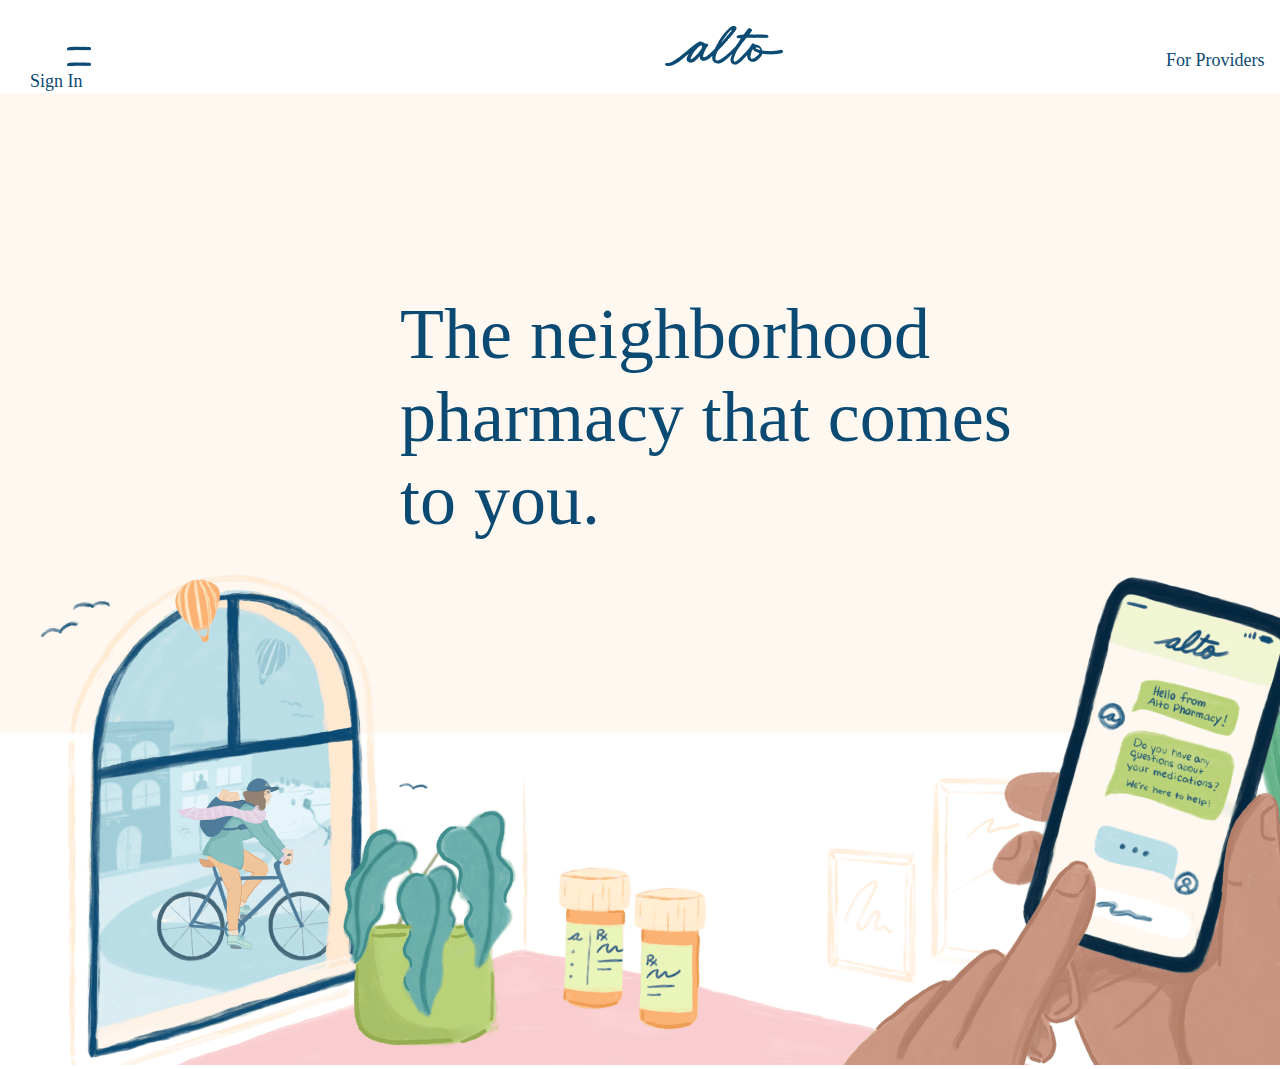
<file: index.html>
<!DOCTYPE html>
<html lang="en">
<head>
    <meta charset="UTF-8">
    <meta name="viewport" content="width=device-width, initial-scale=1.0">
    <title>Document</title>
    <link rel="stylesheet" href="./style.css">
</head>
<body>
    <div class="card">
        <img src="./Frame (2).png" alt="" class="img">
        <img src="./Symbols.png" alt="" class="imgg">
        <a href="./loyiha.html"><p class="p">For Providers</p></a>
        <p class="pp">Sign In</p>
    </div>
    <div class="card1">
        <h1>The neighborhood <br> pharmacy that comes <br>to you.</h1>
        <img src="./Rectangle.png" alt="" class="div">
    </div>
</body>
</html>
</file>
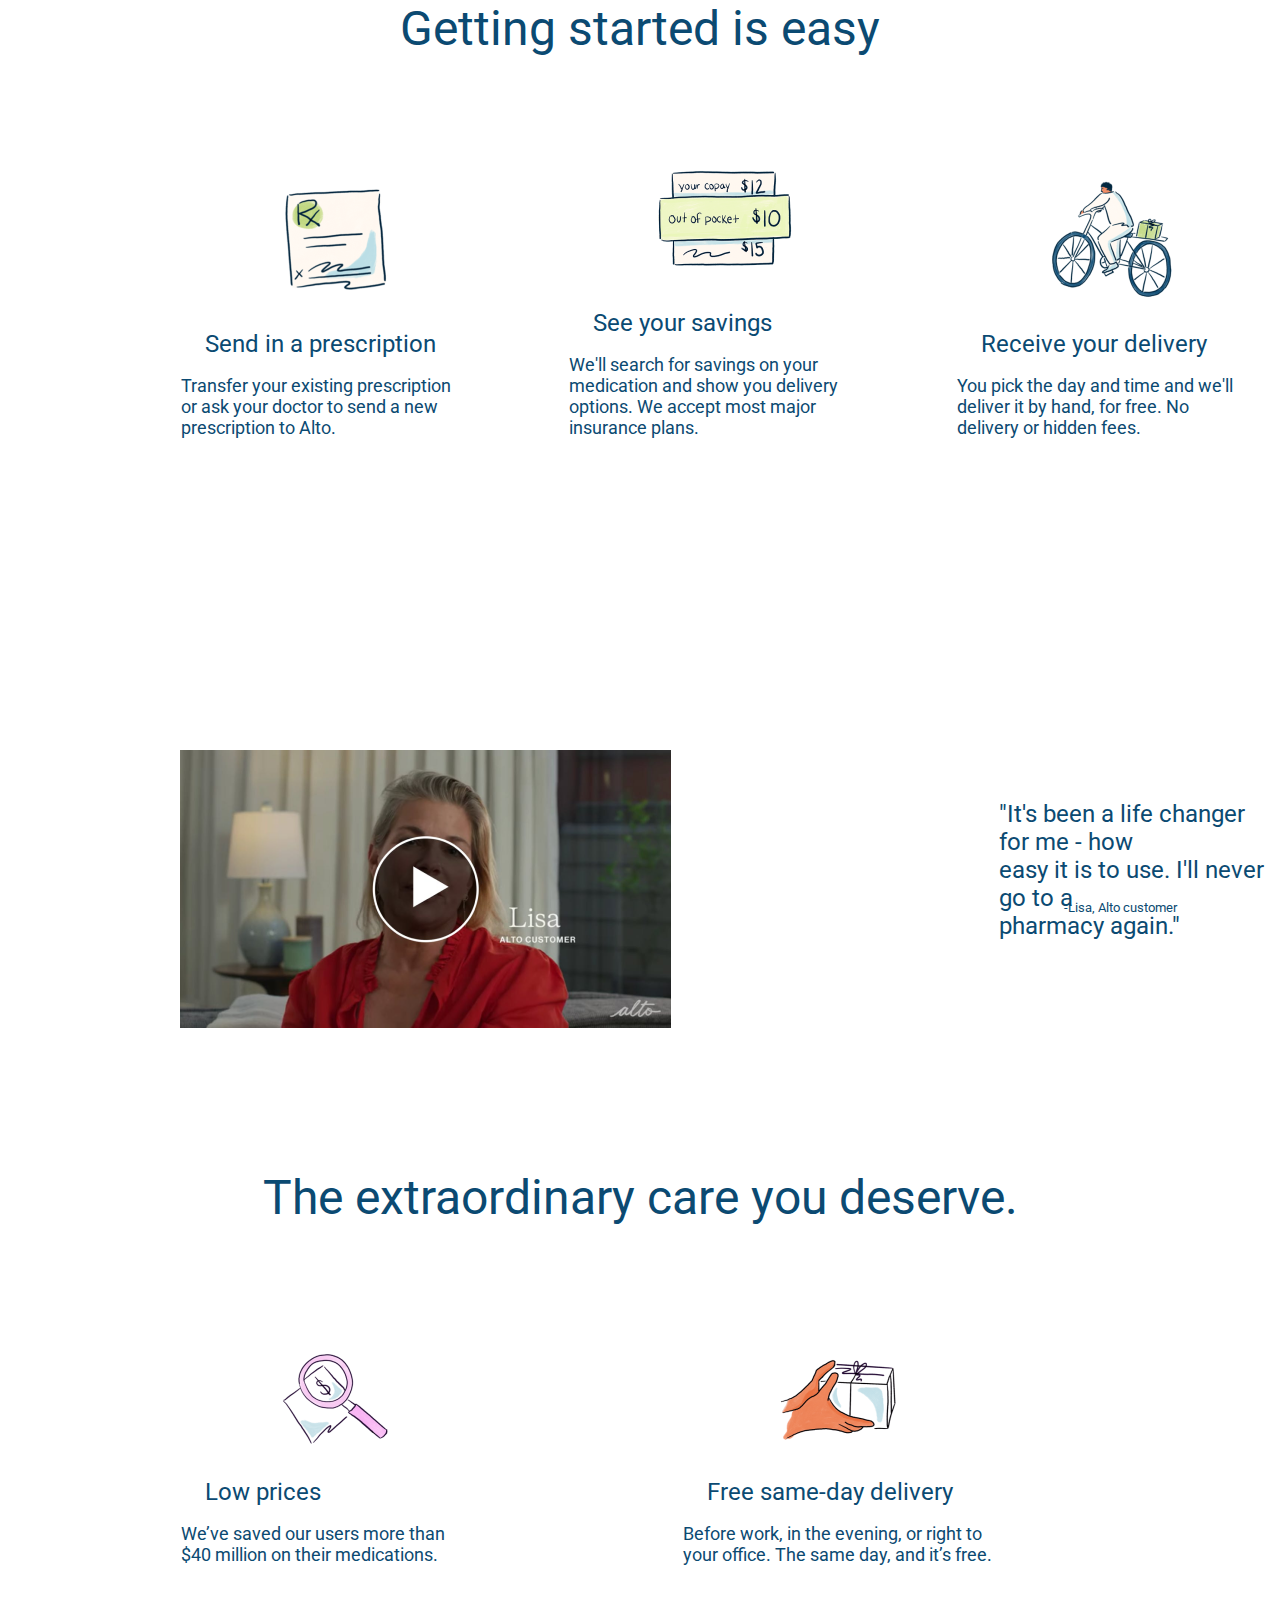
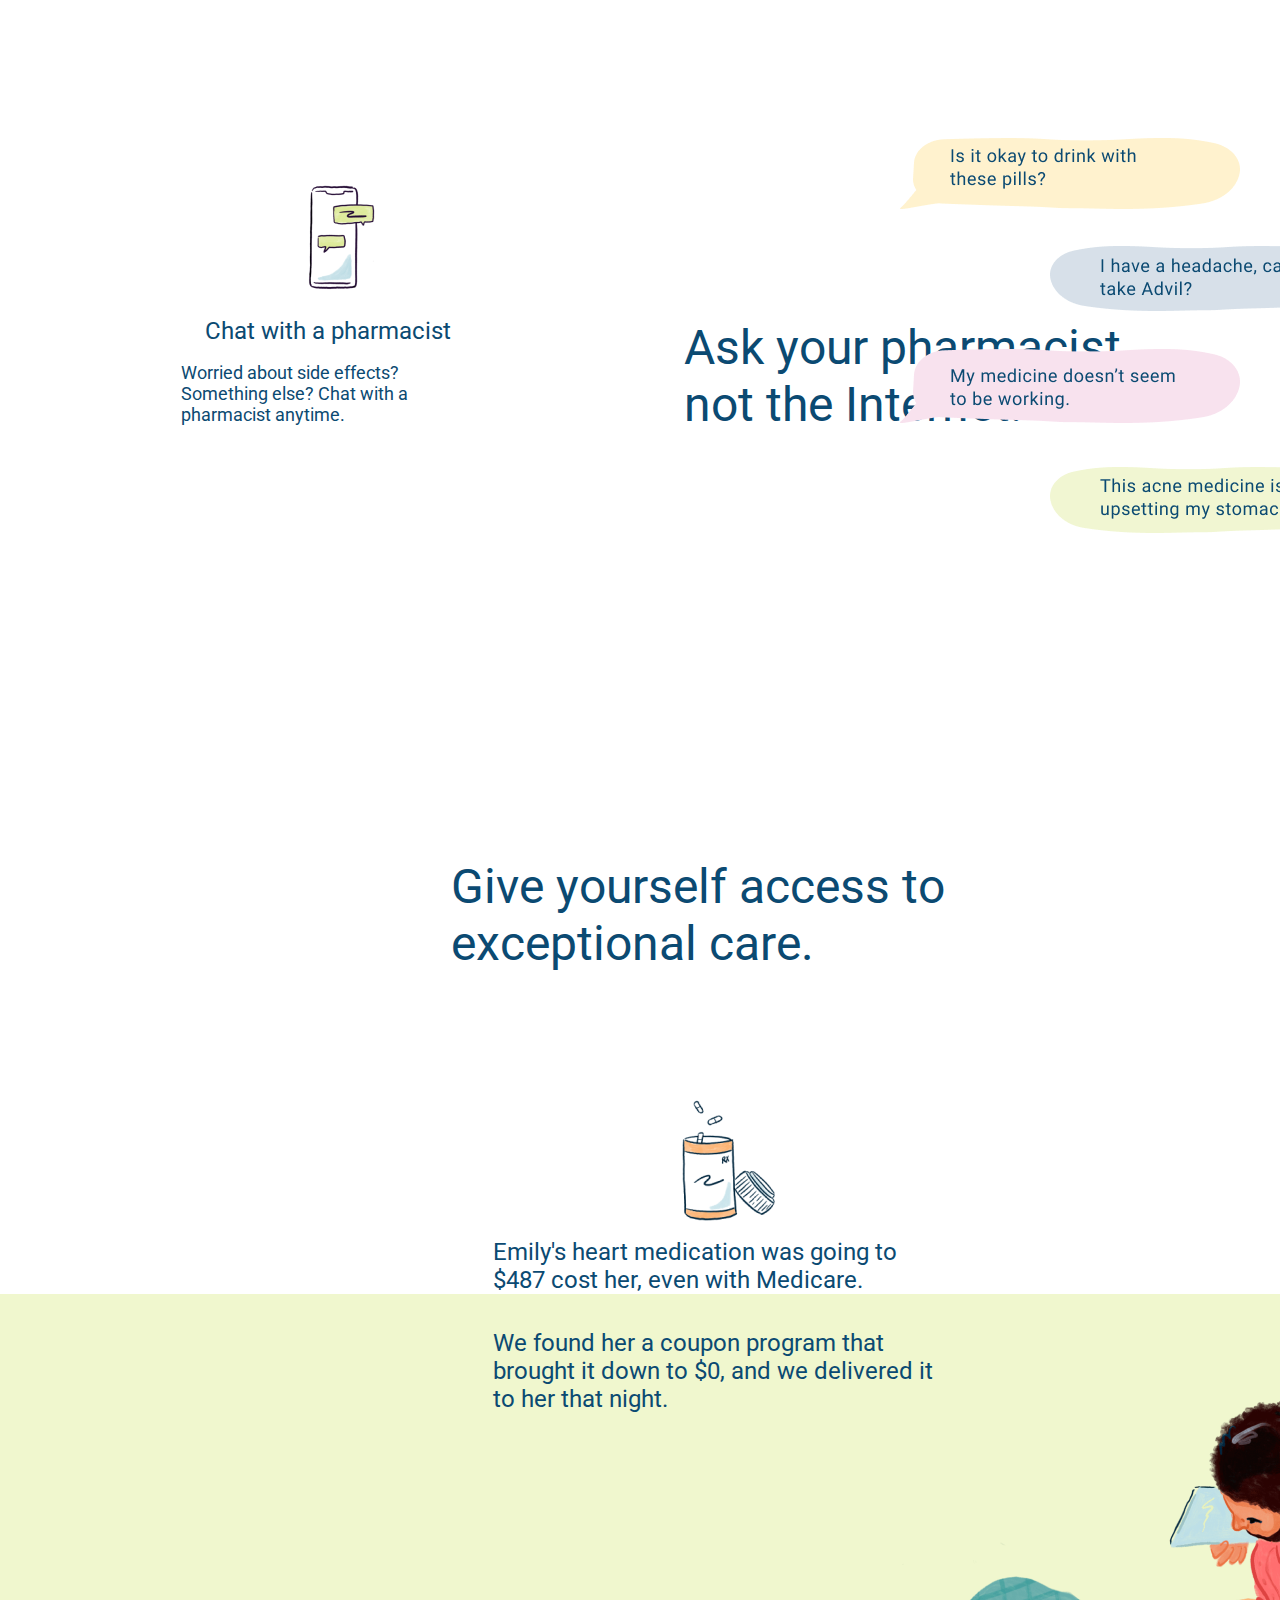
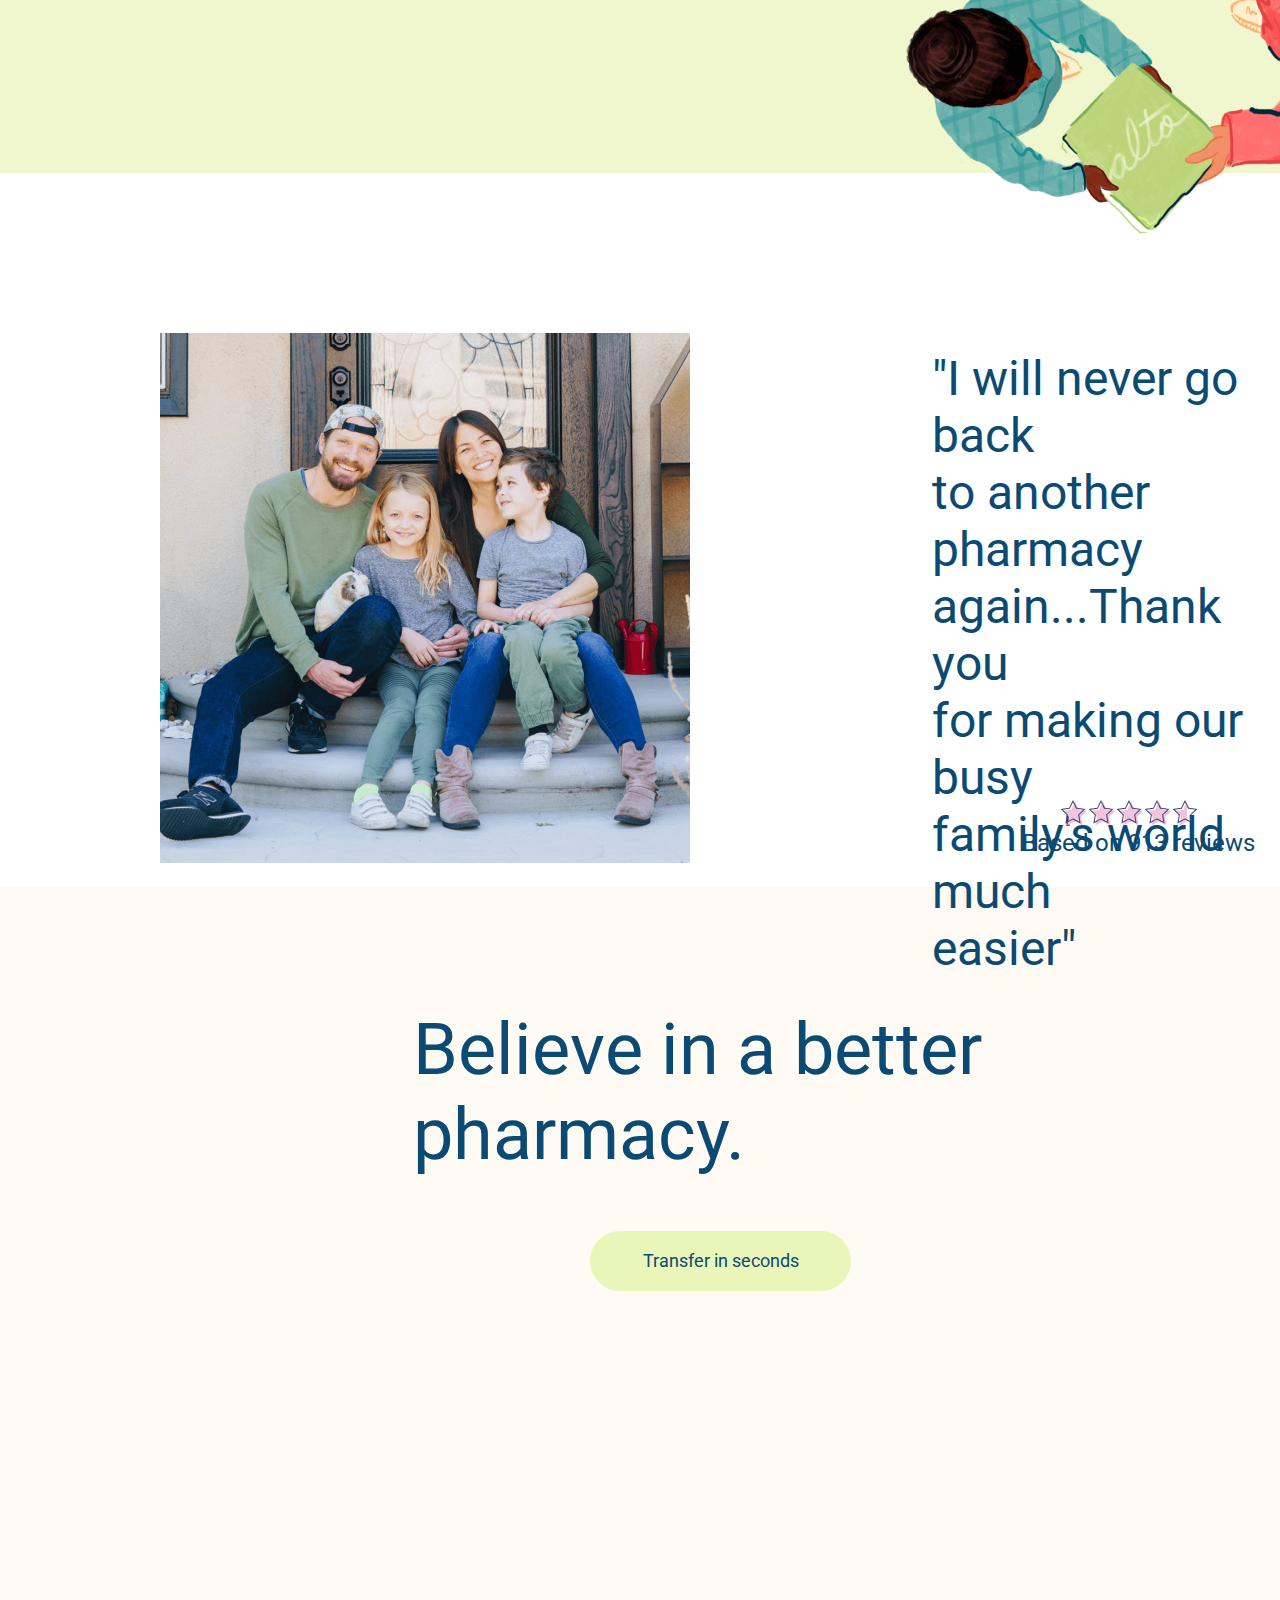
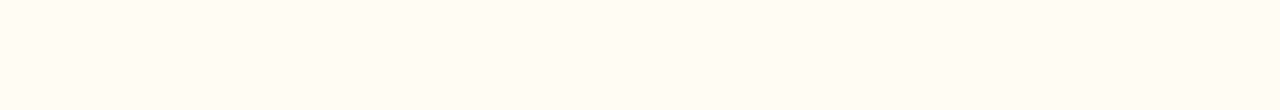
<file: loyiha.html>
<!DOCTYPE html>
<html lang="en">
<head>
    <meta charset="UTF-8">
    <meta name="viewport" content="width=device-width, initial-scale=1.0">
    <title>Document</title>
    <link rel="stylesheet" href="./loyiha.css">
    <link rel="preconnect" href="https://fonts.googleapis.com">
<link rel="preconnect" href="https://fonts.gstatic.com" crossorigin>
<link href="https://fonts.googleapis.com/css2?family=Roboto:ital,wght@0,100;0,300;0,400;0,500;0,700;0,900;1,100;1,300;1,400;1,500;1,700;1,900&display=swap" rel="stylesheet">

</head>
<body>
    <center>
        <h1>Getting started is easy</h1>
    </center>
    <div class="card1">
        <img src="./1.png" alt="" class="img">
        <p>Send in a prescription</p>
        <p class="p">Transfer your existing prescription <br>
            or ask your doctor to send a new <br>
            prescription to Alto.</p>
    </div>
    <div class="card2">
        <img src="./2.png" alt="" class="img">
        <p>See your savings</p>
        <p class="p">We'll search for savings on your  <br>
            medication and show you delivery <br>
            options. We accept most major <br>
            insurance plans.</p>
    </div>
    <div class="card3">
        <img src="./3.png" alt="" class="img">
        <p>Receive your delivery</p>
        <p class="p">You pick the day and time and we'll <br>
             deliver it by hand, for free. No <br>
             delivery or hidden fees.</p>
    </div>
     <img src="./video.png" alt="" class="video">
     <h6>"It's been a life changer for me - how <br>
        easy it is to use. I'll never go to a <br>
        pharmacy again."</h6><br>
        <h6 class="h6">-Lisa, Alto customer</h6>
       <center>
        <h1 class="h1">The extraordinary care you deserve.</h1>
       </center> 
       <div class="div4">
        <img src="./4.png" alt="" class="img">
        <p>Low prices</p>
        <p class="p">We’ve saved our users more than <br>
            $40 million on their medications.</p>
       </div>
       <div class="div5">
        <img src="./5.png" alt="" class="img">
        <p>Free same-day delivery</p>
        <p class="p">Before work, in the evening, or right to <br>
            your office. The same day, and it’s free.</p>
       </div>
       <div class="div6">
        <img src="./6.png" alt="" class="img">
        <p>Chat with a pharmacist</p>
        <p class="p">Worried about side effects? <br>
            Something else? Chat with a <br>
             pharmacist anytime.</p>
       </div>
       <h1 class="pp">Ask your pharmacist, <br>
         not the Internet.</h1>
         <img src="./nimadur.png" alt="" class="ppp">
         <h1 class="birbalo">Give yourself access to <br>
            exceptional care.</h1>
            <img src="./❤❤.png" alt="" class="❤">
            <p class="⭐">Emily's heart medication was going to <br>
                $487 cost her, even with Medicare.</p>
               <div class="card7">
                <p class="⭐⭐">We found her a coupon program that <br>
                    brought it down to $0, and we delivered it <br>
                    to her that night.</p>
                    <img src="./💖.png" alt="" class="💖">
               </div>
               <img src="./rasm.png" alt="" class="rasm">
               <p class="i">"I will never go back <br>
                to another pharmacy <br>
                again...Thank you <br>
                for making our busy <br>
                family's world much <br>
                easier"</p>
                <img src="./yulduzcha.png" alt="" class="yulduzcha">
               <p class="based">Based on 913 reviews</p>
               <div class="crad8">
                <h1 class="belive">Believe in a better <br>
                    pharmacy.</h1>
                    <button>Transfer in seconds</button>
               </div>
</body>
</html>
</file>
<file: style.css>
*{
    padding: 0;
    margin: 0;
}
.card{
    width: 100%;
    height: 93px;
    background-color: white;
}
.img{
    margin-left: 67px;
    margin-top: 36px;
}
.imgg{
    margin-left: 570px;
    margin-top: 26px;
}
p{
    display: inline-block;
    color: #0B4A72;
    font-weight: 400;
    font-size: 18px;
}
.p{
    padding-left: 379px;
}
.pp{
    padding-left: 30px;
}
.card1{
    width: 100%;
    height:640px;
    background-color: #FEF8F1;
}
h1{
    font-weight: 400;
    font-size: 72px;
    color: #0B4A72;
    padding-left: 400px;
    padding-top: 200px;
}
</file>
<file: loyiha.css>
*{
    font-family: "Roboto", sans-serif;
    font-weight: 100;
    font-style: normal;
    padding: 0;
    margin: 0;
}
h1{
    color: #0B4A72;
    font-weight: 400;
    font-size: 48px;
}
.card1,.card2,.card3{
    display: inline-block;
    margin-top: 98px;
    margin-left: 173px;
    width: 325px;
    height: 278px;
    background-color: white;
}
.img{
    margin-left: 87.5px;
}
p{
   font-weight: 400;
   font-size: 24px;
   color: #0B4A72;
   padding-left: 31.5px;
}
.p{
    font-weight: 400;
   font-size: 18px;
   color: #0B4A72;
   padding-left: 7.5px;
   padding-top: 17px;
}
.card2,.card3{
    margin-left: 59px;
}
.video{
    display: inline-block;
    margin-left: 180px;
    margin-top: 296px;
}
h6{
    display: inline-block;
    font-weight: 400;
   font-size: 24px;
   color: #0B4A72;
   padding-left: 163.55px;
   position: absolute;
   left: 835px;
   top: 800px;
}
.h6{
    font-weight: 400;
   font-size: 13px;
   color: #0B4A72;
   padding-left: 163.55px;
   position: absolute;
   left: 900px;
   top: 900px;
}
.h1{
    padding-top: 136.84px;
}
.div4,.div5,.div6{
    display: inline-block;
    margin-top: 98px;
    margin-left: 173px;
    width: 325px;
    height: 252px;
    background-color: white;
}
.pp{
    display: inline-block;
    font-weight: 400;
    font-size: 48px;
    color: #0B4A72;
    padding-left: 182px;
    padding-top: 343.16px;
}
.ppp{
display: inline-block;
position: absolute;
left: 900px;
top: 1700px;
}
.birbalo{
    font-weight: 400;
    font-size: 48px;
    color: #0B4A72;
    padding-left: 451px;
    padding-top: 424.84px;
}
.❤{
    margin-left: 650px;
    margin-top: 120px;
}
.⭐{
    font-weight: 400;
    font-size: 24px;
    color: #0B4A72;
    padding-left: 493px;
    padding-top: 2px;
}
.⭐⭐{
    font-weight: 400;
    font-size: 24px;
    color: #0B4A72;
    padding-left: 493px;
    padding-top: 35px;
}
.💖{
    position: absolute;
    left: 900px;
    top: 3000px;
}
.card7{
    width: 100%;
    height: 479px;
    background-color: #F0F7CE;
}
.rasm{
    margin-left: 160px;
    margin-top: 160px;
}
.i{
    font-weight: 400;
    font-size: 48px;
    color: #0B4A72;
    position: absolute;
    left: 900px;
top:3550px;
}
.yulduzcha{
    position: absolute;
    left: 900px;
top:4000px;
}
.based{
    position: absolute;
    left: 990px;
top:4029px;
}
.crad8{
    margin-top: 19px;
    background-color: #FFFAF4;
    width: 100%;
    height: 824px;
}
.belive{
    font-weight: 400;
    font-size: 72px;
    color: #0B4A72;
    padding-left: 413px;
    padding-top: 121px;
}
button{
    width: 261px;
    height: 60px;
border-radius: 36px;
background-color: #EAF6B9;
border: none;
font-weight: 400;
font-size: 18px;
color: #0B4A72;
margin-left: 590px;
margin-top: 54px;
}
</file>
